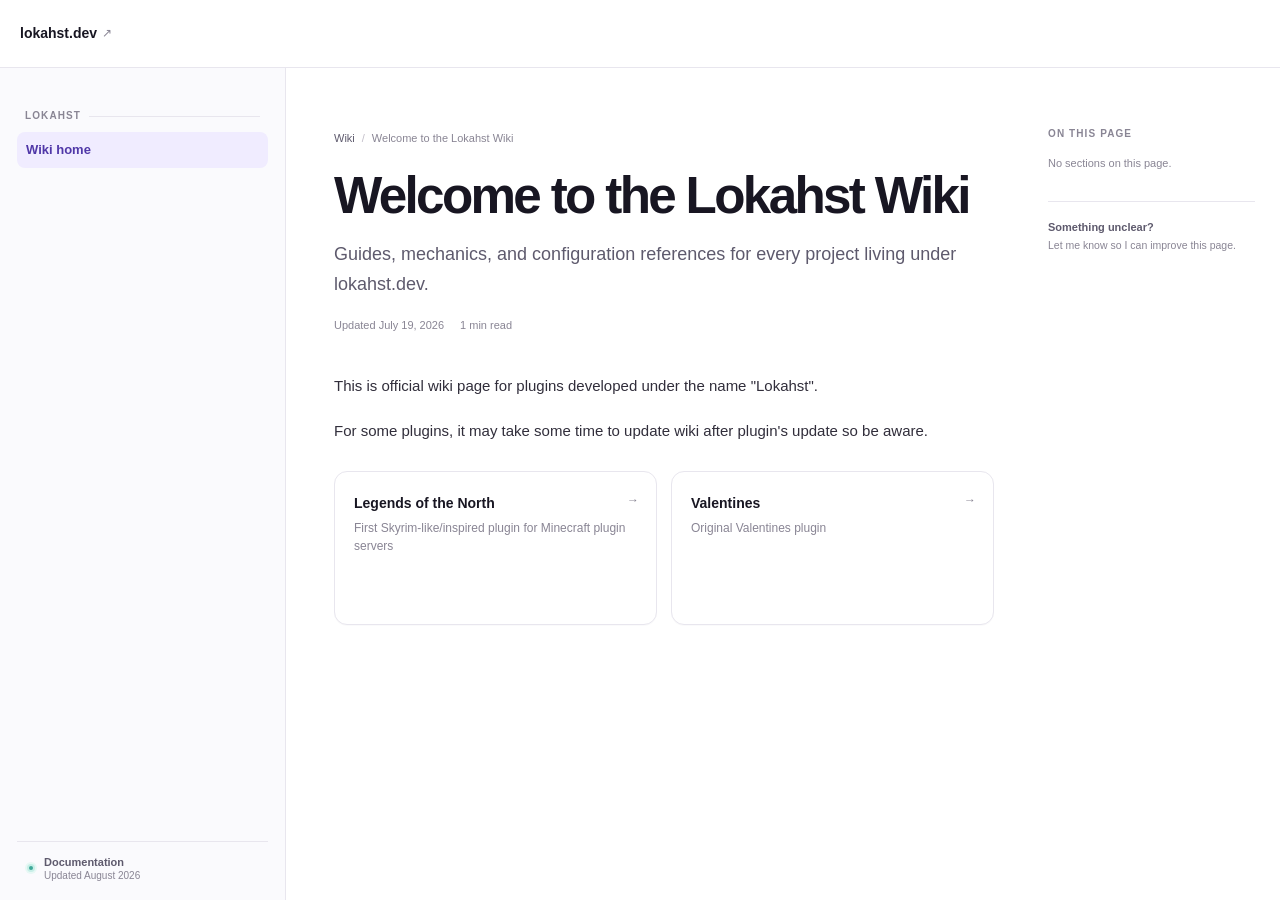
<file: index.html>
<html lang="en">
  <head>
    <meta charset="UTF-8">
    <meta http-equiv="X-UA-Compatible" content="IE=edge">
    <meta name="viewport" content="width=device-width, initial-scale=1">
    <link rel="stylesheet" href="/styling/style.css">
    <link rel="stylesheet" href="/styling/markdown.css">
    <link rel="stylesheet" href="/styling/responsive.css">

    <title>Lokahst.dev - wiki</title>

    <meta name="description" content="Documentation for all Lokahst's development plugins.">
    <meta name="author" content="Lokahst.dev">
    <meta name="robots" content="index, follow, max-image-preview:large">
    <meta name="googlebot" content="index, follow">
    <meta name="theme-color" content="#f7f8fa">
    <meta name="application-name" content="Lokahst.dev">
    <meta name="generator" content="Lokahst.dev">
    <meta name="referrer" content="strict-origin-when-cross-origin">
    <link rel="canonical" href="https://wiki.lokahst.dev/">
    <link rel="icon" href="https://avatars.githubusercontent.com/u/301464382?s=400">
    <link rel="icon" type="image/png" sizes="512x512" href="https://avatars.githubusercontent.com/u/301464382?s=400">
    <link rel="icon" type="image/png" sizes="256x256" href="https://avatars.githubusercontent.com/u/301464382?s=400">
    <link rel="apple-touch-icon" sizes="180x180" href="https://avatars.githubusercontent.com/u/301464382?s=400">

    <meta property="og:type" content="website">
    <meta property="og:site_name" content="LokAhst">
    <meta property="og:title" content="Lokahst.dev - wiki">
    <meta property="og:description" content="Documentation for all Lokahst's development plugins.">
    <meta property="og:url" content="https://wiki.lokahst.dev/">
    <meta property="og:image" content="https://avatars.githubusercontent.com/u/301464382?s=400">

    <meta property="og:image:width" content="1200">

    <meta property="og:image:height" content="630">

    <meta property="og:image:alt" content="Minecraft Plugin Developer">
    <meta name="twitter:card" content="summary_large_image">
    <meta name="twitter:title" content="Lokahst.dev - wiki">
    <meta name="twitter:description" content="Documentation for all Lokahst's development plugins.">
    <meta name="twitter:image" content="https://avatars.githubusercontent.com/u/301464382?s=400">

    <meta name="keywords" content="LokAhst, Lokahst developer, developer, Minecraft, Java, Bedrock, Minecraft plugin developer, Minecraft plugins, PaperMC, mc, RPG, Minecraft RPG plugins, Modrinth, spigot, bukkit, purpur, Minecraft survival, Minecraft adventure, Minecraft skyrim-focused plugin, LOTN, Legends of the North, Valentines plugin, Minecraft Valentines, Minecraft skyrim-like plugin, Skyrim, The Elder Scrolls V">
    <script type="application/ld+json">
      {
        "@context": "https://schema.org",
        "@type": "Person",
        "name": "Lokahst.dev",
        "url": "https://wiki.lokahst.dev",
        "logo": "https://avatars.githubusercontent.com/u/301464382?s=400",
        "description": "Documentation for all Lokahst's plugins.",
        "sameAs": ["https://github.com/lokahst", "https://modrinth.com/user/lokahst", "https://lokahst.dev/discord"]
      }
    </script>
  </head>

  <body>
    <a class="skip-link" href="#wiki-content">Skip to content</a>

    <header class="topbar">
      <div class="topbar__brand">
        <button class="menu-button" id="menu-button" type="button" aria-label="Open navigation" aria-expanded="false">Menu</button>
        <a class="site-link" href="https://lokahst.dev" target="_blank" rel="noreferrer">lokahst.dev <span aria-hidden="true">↗</span></a>
      </div>
    </header>

    <div class="app-shell">
      <aside class="sidebar" id="sidebar" aria-label="Documentation navigation">
        <div class="sidebar__inner">
          <nav class="nav-tree" id="nav-tree"></nav>

          <div class="sidebar__footer">
            <span class="status-dot" aria-hidden="true"></span>
            <span><strong>Documentation</strong><small>Updated August 2026</small></span>
          </div>
        </div>
      </aside>

      <button class="sidebar-scrim" id="sidebar-scrim" type="button" aria-label="Close navigation" hidden></button>

      <main class="main-column">
        <div class="content-wrap">
          <article class="wiki-article" id="wiki-content" tabindex="-1" aria-live="polite">
            <div class="loading-state">
              <span class="loading-state__mark"></span>
              <span>Opening the wiki...</span>
            </div>
          </article>
        </div>
      </main>

      <aside class="toc" id="toc" aria-label="On this page">
        <div class="toc__inner">
          <p class="eyebrow">On this page</p>
          <nav id="toc-links"></nav>
          <div class="toc__help">
            <p><strong>Something unclear?</strong><span>Let me know so I can improve this page.</span></p>
          </div>
        </div>
      </aside>
    </div>

    <noscript>
      <div class="noscript">This wiki needs javascript enabled to load Markdown pages.</div>
    </noscript>

    <script src="/scripting/projects.js"></script>
    <script src="/scripting/markdown.js"></script>
    <script src="/scripting/wiki.js"></script>
  </body>
</html>
</file>
<file: styling/style.css>
:root{color-scheme:light;--paper:#fff;--paper-soft:#fafafd;--ink:#181622;--ink-soft:#5e5a6d;--ink-faint:#898594;--line:#e8e6ee;--line-strong:#dcd9e5;--accent:#6b52c8;--accent-dark:#5038a8;--accent-soft:#f0ecff;--accent-softer:#f8f6ff;--shadow-sm:0 1px 2px #1816220d 0 6px 18px #1816220a;--shadow-lg:0 24px 70px #1f1a302e;--topbar-height:68px;--sidebar-width:286px;--toc-width:238px;font-family:Inter,ui-sans-serif,-apple-system,BlinkMacSystemFont,"Segoe UI",sans-serif;font-synthesis:none}
*{box-sizing:border-box}
html{scroll-behavior:smooth;scroll-padding-top:calc(var(--topbar-height) + 28px)}
body{margin:0;min-width:320px;background:var(--paper);color:var(--ink);font-size:15px;line-height:1.6;-webkit-font-smoothing:antialiased}
button{font:inherit}
button,a{-webkit-tap-highlight-color:transparent}
a{color:inherit}
.skip-link{position:fixed;z-index:100;top:10px;left:10px;padding:9px 13px;border-radius:8px;background:var(--ink);color:#fff;transform:translateY(-150%);transition:transform 160ms ease}
.skip-link:focus{transform:translateY(0)}
.topbar{position:fixed;z-index:40;inset:0 0 auto 0;height:var(--topbar-height);display:flex;align-items:center;justify-content:flex-start;padding:0 24px 0 20px;border-bottom:1px solid var(--line);background:#fffffff0;backdrop-filter:blur(14px)}
.topbar__brand{display:flex;align-items:center}
.site-link{display:inline-flex;align-items:center;gap:5px;color:var(--ink);font-size:14px;font-weight:700;text-decoration:none}
.site-link:hover{color:var(--accent)}
.site-link span{color:var(--ink-faint);font-size:12px}
.menu-button{display:none;padding:7px 10px;border:1px solid var(--line);border-radius:8px;background:var(--paper);color:var(--ink);font-size:12px;font-weight:650;cursor:pointer;margin-right:10px}
.app-shell{min-height:100vh;display:grid;grid-template-columns:var(--sidebar-width) minmax(0,1fr) var(--toc-width);padding-top:var(--topbar-height)}
.sidebar{position:fixed;z-index:30;top:var(--topbar-height);bottom:0;left:0;width:var(--sidebar-width);border-right:1px solid var(--line);background:var(--paper-soft);overflow:hidden}
.sidebar__inner{height:100%;display:flex;flex-direction:column;padding:18px 14px 14px;overflow-y:auto;scrollbar-width:thin;scrollbar-color:#d8d4df transparent}
.nav-tree{flex:1;padding:22px 3px 20px}
.nav-project + .nav-project{margin-top:25px}
.nav-project__title{display:flex;align-items:center;gap:8px;margin:0 8px 8px;color:var(--ink-faint);font-size:10px;font-weight:780;letter-spacing:.11em;text-transform:uppercase}
.nav-project__title::after{height:1px;flex:1;background:var(--line);content:""}
.nav-project__title span{flex:0 0 auto}
.nav-link,.nav-section__toggle{width:100%;min-height:36px;display:flex;align-items:center;gap:9px;padding:7px 9px;border:0;border-radius:8px;background:transparent;color:var(--ink-soft);font-size:13px;font-weight:560;text-align:left;text-decoration:none;cursor:pointer;transition:background 130ms ease,color 130ms ease}
.nav-link:hover,.nav-section__toggle:hover{background:#f0eef5;color:var(--ink)}
.nav-link.active{background:var(--accent-soft);color:var(--accent-dark);font-weight:700}
.nav-section__toggle span{flex:1}
.nav-section__toggle::after{width:6px;height:6px;flex:0 0 auto;margin:0 4px 0 8px;border-right:1.5px solid var(--ink-faint);border-bottom:1.5px solid var(--ink-faint);content:"";transform:rotate(-45deg);transition:transform 150ms ease}
.nav-section__toggle[aria-expanded="true"]::after{transform:rotate(45deg)}
.nav-section__children{position:relative;margin-left:16px;padding-left:9px}
.nav-section__children::before{position:absolute;inset:2px auto 5px 0;width:1px;background:var(--line);content:""}
.nav-section__children[hidden]{display:none}
.nav-section__children .nav-link{min-height:32px;padding-top:5px;padding-bottom:5px;font-size:12.5px}
.sidebar__footer{display:flex;align-items:center;gap:9px;margin:0 3px;padding:13px 10px 4px;border-top:1px solid var(--line);color:var(--ink-soft);line-height:1.3}
.sidebar__footer > span:last-child{display:flex;flex-direction:column}
.sidebar__footer strong{font-size:11px;font-weight:680}
.sidebar__footer small{color:var(--ink-faint);font-size:10px}
.status-dot{width:8px;height:8px;flex:0 0 auto;border:2px solid #c7eee7;border-radius:50%;background:#3da898;box-shadow:0 0 0 2px #e8f8f5}
.main-column{grid-column:2;min-width:0}
.content-wrap{width:min(100%,860px);margin:0 auto;padding:62px 48px 40px}
.wiki-article{min-height:58vh;outline:none}
.toc{position:fixed;z-index:10;top:var(--topbar-height);right:0;bottom:0;width:var(--toc-width);background:var(--paper)}
.toc__inner{max-height:100%;padding:58px 25px 30px 6px;overflow-y:auto}
.eyebrow{margin:0 0 13px;color:var(--ink-faint);font-size:10px;font-weight:780;letter-spacing:.11em;text-transform:uppercase}
#toc-links{display:flex;flex-direction:column}
#toc-links a{position:relative;padding:5px 0 5px 12px;border-left:1px solid var(--line);color:var(--ink-faint);font-size:12px;line-height:1.45;text-decoration:none;transition:color 130ms ease,border-color 130ms ease}
#toc-links a:hover,#toc-links a.active{border-left-color:var(--accent);color:var(--accent-dark)}
#toc-links a[data-level="3"]{padding-left:23px;font-size:11.5px}
.toc__help{display:flex;gap:10px;margin-top:28px;padding-top:18px;border-top:1px solid var(--line);color:var(--ink-faint)}
.toc__help p{display:flex;flex-direction:column;margin:0;font-size:10.5px;line-height:1.45}
.toc__help strong{margin-bottom:2px;color:var(--ink-soft);font-size:11px}
.toc-empty{color:var(--ink-faint);font-size:11px}
.loading-state{min-height:280px;display:grid;place-items:center;align-content:center;gap:15px;color:var(--ink-faint);font-size:13px}
.loading-state__mark{width:26px;height:26px;border:2px solid var(--line);border-top-color:var(--accent);border-radius:50%;animation:spin 700ms linear infinite}
@keyframes spin {
to{transform:rotate(360deg)}
}
.sidebar-scrim{display:none}
.noscript{position:fixed;z-index:100;inset:auto 16px 16px 16px;padding:12px 16px;border-radius:10px;background:#332d45;color:#fff;text-align:center}
@media (prefers-reduced-motion: reduce) {
html{scroll-behavior:auto}
*,::before,::after{scroll-behavior:auto!important;animation-duration:.01ms!important;transition-duration:.01ms!important}
}
</file>
<file: styling/markdown.css>
.article-head { margin-bottom: 38px; }
.breadcrumbs { display: flex; flex-wrap: wrap; align-items: center; gap: 7px; margin-bottom: 21px; color: var(--ink-faint); font-size: 11px; }
.breadcrumbs a { color: var(--ink-soft); text-decoration: none; }
.breadcrumbs a:hover { color: var(--accent); }
.breadcrumb-separator { color: #c2bec9; }

.article-head h1 { margin: 0; color: var(--ink); font-size: clamp(2.35rem, 4vw, 3.45rem); font-weight: 760; letter-spacing: -0.052em; line-height: 1.06; }
.article-head .lead { max-width: 690px; margin: 17px 0 0; color: var(--ink-soft); font-size: 18px; line-height: 1.65; }
.article-meta { display: flex; flex-wrap: wrap; align-items: center; gap: 7px 16px; margin-top: 18px; color: var(--ink-faint); font-size: 11px; }
.article-meta span { display: inline-flex; align-items: center; gap: 6px; }

.markdown-body { color: #312e3b; font-size: 15px; line-height: 1.78; }
.markdown-body > *:first-child { margin-top: 0; }
.markdown-body h1, .markdown-body h2, .markdown-body h3, .markdown-body h4, .markdown-body h5, .markdown-body h6 { position: relative; color: var(--ink); font-weight: 720; letter-spacing: -0.025em; scroll-margin-top: calc(var(--topbar-height) + 28px); }
.markdown-body h1 { margin: 58px 0 19px; font-size: 31px; line-height: 1.22; }
.markdown-body h2 { margin: 54px 0 17px; padding-top: 3px; font-size: 27px; line-height: 1.28; }
.markdown-body h3 { margin: 34px 0 12px; font-size: 20px; line-height: 1.35; }
.markdown-body h4 { margin: 27px 0 9px; font-size: 16px; }
.markdown-body h5, .markdown-body h6 { margin: 23px 0 8px; font-size: 14px; }
.markdown-body .heading-anchor { margin-left: 7px; color: #b7b1c4; font-weight: 500; opacity: 0; text-decoration: none; transition: opacity 130ms ease; }
.markdown-body :is(h1, h2, h3, h4, h5, h6):hover .heading-anchor, .markdown-body .heading-anchor:focus { opacity: 1; }
.markdown-body p { margin: 0 0 18px; }
.markdown-body strong { color: #262331; font-weight: 710; }
.markdown-body a { color: var(--accent-dark); font-weight: 600; text-decoration-color: #c3b9e8; text-decoration-thickness: 1px; text-underline-offset: 3px; }
.markdown-body a:hover { color: var(--accent); text-decoration-color: var(--accent); }
.markdown-body img { max-width: 100%; height: auto; display: block; margin: 24px auto; border-radius: 10px; }
.markdown-body ul, .markdown-body ol { margin: 12px 0 22px; padding-left: 23px; }
.markdown-body li { margin: 7px 0; padding-left: 4px; }
.markdown-body li::marker { color: var(--accent); font-weight: 700; }
.markdown-body hr { height: 1px; margin: 42px 0; border: 0; background: var(--line); }

.markdown-body blockquote { margin: 25px 0; padding: 16px 18px; border: 1px solid #ded8f4; border-left: 3px solid var(--accent); border-radius: 0 10px 10px 0; background: var(--accent-softer); color: #494357; }
.markdown-body blockquote > *:last-child { margin-bottom: 0; }
.markdown-body blockquote strong:first-child { color: var(--accent-dark); }

.markdown-body code { padding: 2px 5px; border: 1px solid #e4e1e9; border-radius: 5px; background: #f5f3f7; color: #a33c5d; font: 0.88em/1.5 "SFMono-Regular", Consolas, "Liberation Mono", monospace; }
.code-block { position: relative; margin: 23px 0; }
.code-block__bar { min-height: 37px; display: flex; align-items: center; justify-content: space-between; padding: 0 8px 0 14px; border: 1px solid #353140; border-bottom: 0; border-radius: 10px 10px 0 0; background: #2d2936; color: #b8b1c6; }
.code-block__bar span { font: 600 10px/1 ui-monospace, SFMono-Regular, Consolas, monospace; letter-spacing: 0.06em; text-transform: uppercase; }
.code-copy { display: flex; align-items: center; gap: 5px; padding: 5px 7px; border: 0; border-radius: 5px; background: transparent; color: #c8c1d4; font-size: 10px; cursor: pointer; }
.code-copy:hover { background: #413b4d; color: #fff; }
.markdown-body pre { margin: 0; padding: 18px; border: 1px solid #353140; border-radius: 0 0 10px 10px; background: #201d28; color: #eeeaf5; overflow-x: auto; }
.markdown-body pre code { padding: 0; border: 0; background: transparent; color: inherit; font-size: 12px; line-height: 1.7; }

.table-wrap { margin: 23px 0; border: 1px solid var(--line); border-radius: 10px; overflow-x: auto; }
.markdown-body table { width: 100%; border-collapse: collapse; font-size: 13px; line-height: 1.55; }
.markdown-body th, .markdown-body td { padding: 12px 14px; border-bottom: 1px solid var(--line); text-align: left; vertical-align: top; }
.markdown-body tr:last-child td { border-bottom: 0; }
.markdown-body th { background: var(--paper-soft); color: var(--ink-soft); font-size: 11px; font-weight: 740; letter-spacing: 0.035em; text-transform: uppercase; }
.markdown-body td:first-child { color: var(--ink); font-weight: 600; }

.doc-card-grid { display: grid; grid-template-columns: repeat(2, minmax(0, 1fr)); gap: 14px; margin: 27px 0 34px; }
.doc-card { position: relative; min-height: 154px; display: flex; flex-direction: column; padding: 19px; border: 1px solid var(--line); border-radius: 13px; background: var(--paper); text-decoration: none !important; box-shadow: 0 1px 0 rgba(31, 26, 48, 0.02); transition: transform 160ms ease, border-color 160ms ease, box-shadow 160ms ease; }
.doc-card:hover { transform: translateY(-3px); border-color: #cdc6e0; box-shadow: var(--shadow-sm); }
.doc-card strong { margin-bottom: 3px; color: var(--ink); font-size: 14px; }
.doc-card span { color: var(--ink-faint); font-size: 12px; font-weight: 450; line-height: 1.5; }
.doc-card__arrow { position: absolute; top: 19px; right: 17px; color: #aaa4b6; }

.callout { display: block; margin: 24px 0; padding: 15px 17px; border: 1px solid #d8d1f0; border-radius: 10px; background: var(--accent-softer); }
.callout--warning { border-color: #f0d9ad; background: #fffaf0; }
.callout--success { border-color: #cbe8e2; background: #f1fbf9; }
.callout__body { min-width: 0; }
.callout__title { display: block; margin-bottom: 2px; color: var(--ink); font-size: 12px; font-weight: 730; }
.callout__body > * { color: var(--ink-soft); font-size: 12.5px; line-height: 1.6; }
.callout__body > :last-child { margin-bottom: 0; }
.callout__body > :first-child:not(.callout__title) { margin-top: 0; }

.spoiler { margin: 24px 0; border: 1px solid var(--line-strong); border-radius: 10px; background: var(--paper); overflow: hidden; }
.spoiler summary { position: relative; padding: 14px 44px 14px 16px; color: var(--ink); font-size: 13px; font-weight: 700; list-style: none; cursor: pointer; user-select: none; }
.spoiler summary::-webkit-details-marker { display: none; }
.spoiler summary::after { position: absolute; top: 50%; right: 18px; width: 7px; height: 7px; border-right: 1.5px solid var(--ink-faint); border-bottom: 1.5px solid var(--ink-faint); content: ""; transform: translateY(-65%) rotate(45deg); transition: transform 150ms ease; }
.spoiler[open] summary::after { transform: translateY(-35%) rotate(225deg); }
.spoiler summary:hover { background: var(--paper-soft); }
.spoiler__content { padding: 17px 17px 1px; border-top: 1px solid var(--line); }
.spoiler__content > :first-child { margin-top: 0; }
.spoiler__content > :last-child { margin-bottom: 16px; }
.spoiler__content > .code-block:first-child { margin-top: 0; }

.steps { margin: 26px 0; counter-reset: steps; }
.step { position: relative; min-height: 66px; margin-left: 17px; padding: 0 0 29px 35px; border-left: 1px solid var(--line-strong); counter-increment: steps; }
.step:last-child { padding-bottom: 0; border-color: transparent; }
.step::before { position: absolute; top: -2px; left: -17px; width: 32px; height: 32px; display: grid; place-items: center; border: 1px solid #d6cfed; border-radius: 50%; background: var(--paper); color: var(--accent-dark); font-size: 11px; font-weight: 750; content: counter(steps); }
.step strong { display: block; margin-bottom: 3px; font-size: 13.5px; }
.step p { margin: 0; color: var(--ink-soft); font-size: 13px; }

.article-error { min-height: 420px; display: grid; place-items: center; align-content: center; text-align: center; }
.article-error__code { margin-bottom: 10px; color: var(--accent); font-size: 12px; font-weight: 760; letter-spacing: 0.12em; text-transform: uppercase; }
.article-error h1 { margin: 0 0 10px; font-size: 38px; letter-spacing: -0.04em; }
.article-error p { max-width: 430px; margin: 0 0 20px; color: var(--ink-soft); }
.article-error__retry { padding: 9px 14px; border: 0; border-radius: 8px; background: var(--accent); color: #fff; font-weight: 650; cursor: pointer; }
.article-error__retry:hover { background: var(--accent-dark); }
</file>
<file: styling/responsive.css>
@media (max-width: 1180px) {
:root{--toc-width:210px;--sidebar-width:265px}
.content-wrap{padding-inline:38px}
.toc__inner{padding-right:16px}
}
@media (max-width: 980px) {
:root{--sidebar-width:278px}
.app-shell{display:block}
.main-column{margin-left:var(--sidebar-width)}
.toc{display:none}
.content-wrap{max-width:790px;padding-inline:46px}
}
@media (max-width: 760px) {
:root{--topbar-height:62px}
.topbar{padding-inline:13px}
.menu-button{display:inline-flex}
.sidebar{top:var(--topbar-height);width:min(86vw,304px);transform:translateX(-102%);box-shadow:none;transition:transform 220ms cubic-bezier(.2,.7,.2,1)}
.sidebar.open{transform:translateX(0);box-shadow:var(--shadow-lg)}
.sidebar__inner{padding-top:17px}
.sidebar-scrim{position:fixed;z-index:25;inset:0;width:100%;height:100%;display:block;padding:0;border:0;background:#1c182a4d;backdrop-filter:blur(2px)}
.sidebar-scrim[hidden]{display:none}
body.menu-open{overflow:hidden}
.main-column{margin-left:0}
.content-wrap{width:100%;padding:42px 24px 30px}
.article-head{margin-bottom:32px}
.article-head h1{font-size:clamp(2.15rem,11vw,3rem)}
.article-head .lead{font-size:16px;line-height:1.6}
.markdown-body h2{margin-top:44px;font-size:24px}
}
@media (max-width: 520px) {
.content-wrap{padding-inline:19px}
.breadcrumbs{margin-bottom:17px}
.article-head h1{letter-spacing:-.045em}
.article-head .lead{margin-top:13px}
.article-meta{align-items:flex-start;flex-direction:column}
.doc-card-grid{grid-template-columns:1fr}
.doc-card{min-height:138px}
.markdown-body{font-size:14.5px}
.markdown-body h2{font-size:22px}
.markdown-body h3{font-size:18px}
.markdown-body blockquote{padding-inline:14px}
.table-wrap{margin-right:-10px}
}
@media print {
.topbar,.sidebar,.toc{display:none!important}
.app-shell{display:block;padding:0}
.main-column{margin:0}
.content-wrap{width:100%;max-width:none;padding:0}
.markdown-body a{color:inherit}
}

/* Faster loading, right? */
</file>
